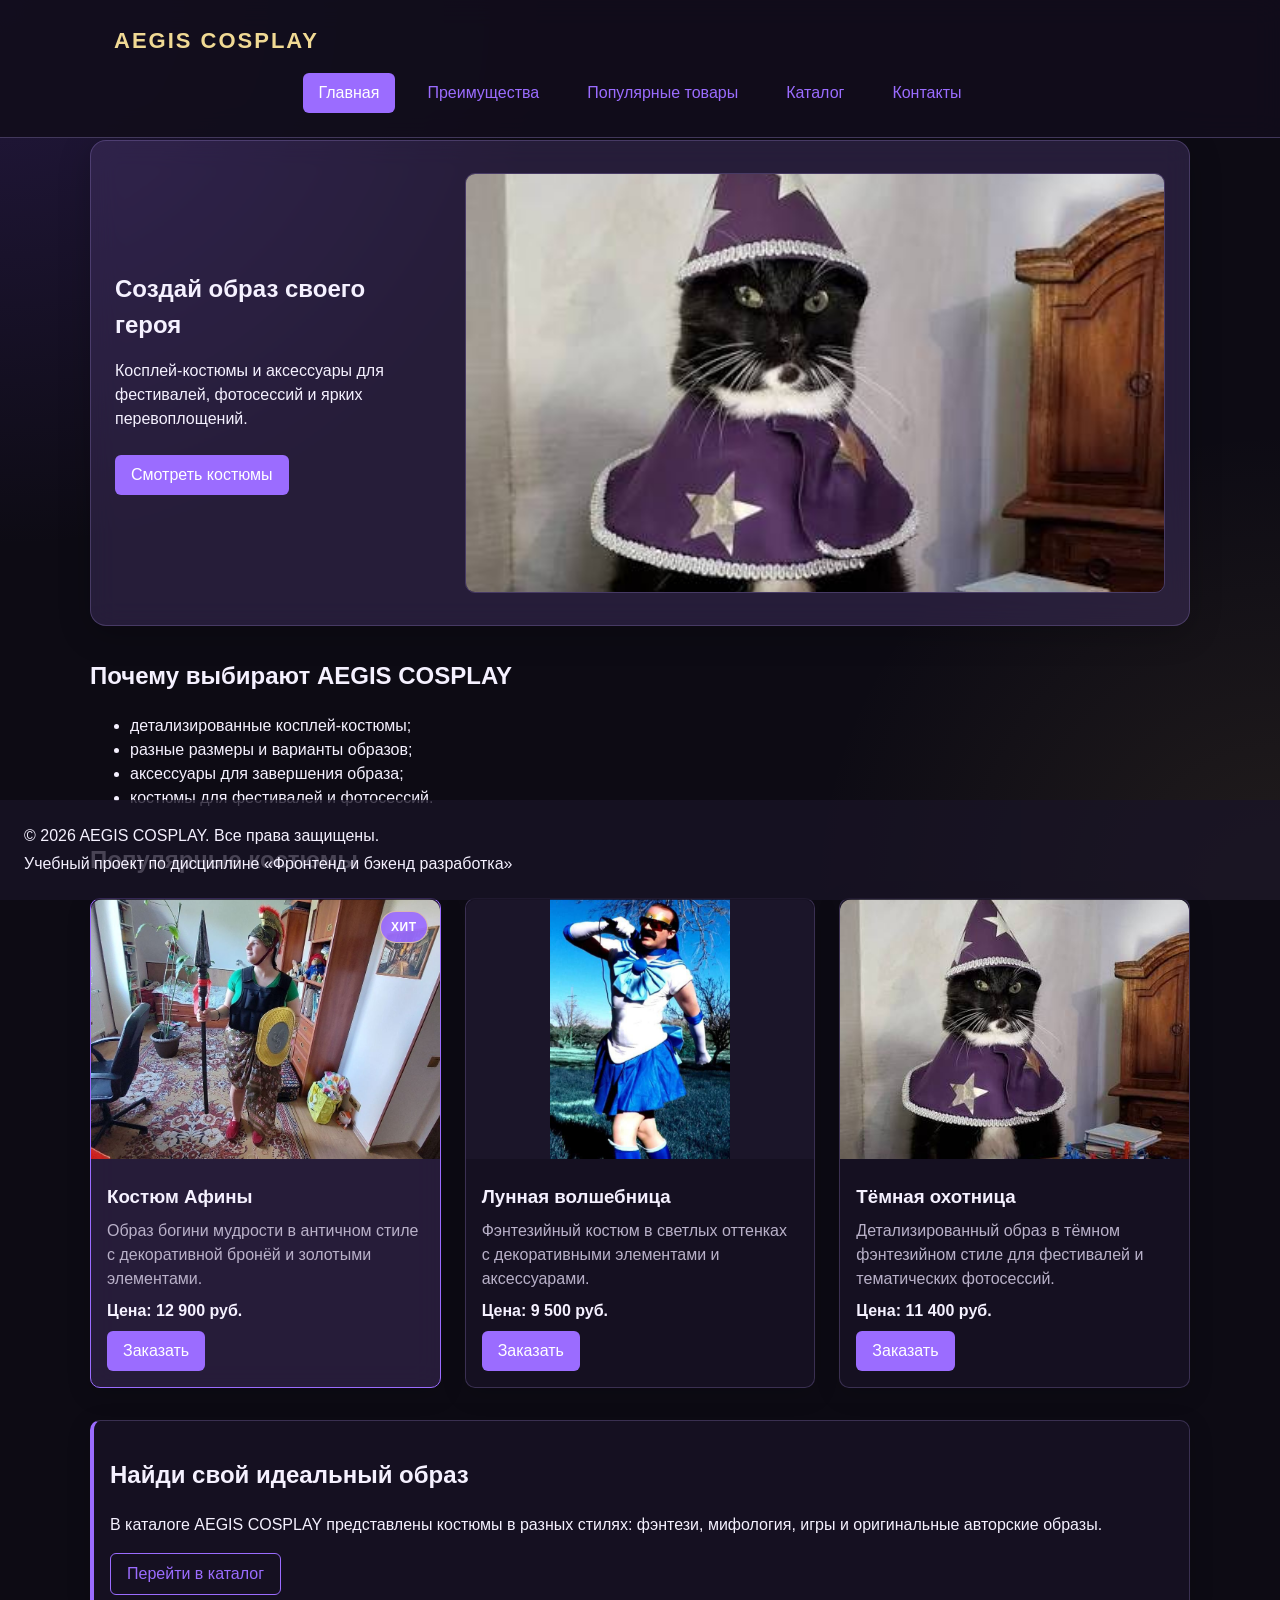
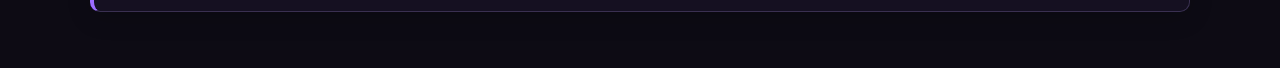
<file: index.html>
<!DOCTYPE html>
<html lang="ru">

<head>
    <!-- ---------------------- -->
    <!-- Основные настройки страницы -->

    <meta charset="UTF-8">

    <meta
            name="viewport"
            content="width=device-width, initial-scale=1.0"
    >

    <title>AEGIS COSPLAY — магазин косплей-костюмов</title>

    <meta
            name="description"
            content="AEGIS COSPLAY — учебный интернет-магазин косплей-костюмов и аксессуаров."
    >

    <!-- Подключение стилей -->
    <link rel="stylesheet" href="css/style.css">

    <!-- Подключение JavaScript -->
    <script src="js/main.js" defer></script>

    <!-- Данные для отображения ссылки -->
    <meta property="og:type" content="website">

    <meta
            property="og:title"
            content="AEGIS COSPLAY"
    >

    <meta
            property="og:description"
            content="Косплей-костюмы и аксессуары для фестивалей, фотосессий и ярких образов."
    >

    <meta
            property="og:image"
            content="images/athena.jpg"
    >
</head>


<body>


<!-- ---------------------- -->
<!-- Шапка сайта -->

<header class="site-header">

    <div class="site-header__inner">

        <!-- Логотип -->
        <a
                class="site-header__logo"
                href="index.html"
        >
            AEGIS COSPLAY
        </a>


        <!-- Основное меню -->
        <nav
                class="site-nav"
                aria-label="Основная навигация"
        >

            <ul class="site-nav__list">

                <li class="site-nav__item">

                    <a
                            class="site-nav__link site-nav__link--active"
                            href="index.html"
                    >
                        Главная
                    </a>

                </li>

                <li class="site-nav__item">

                    <!-- Якорная ссылка ведёт к преимуществам -->
                    <a
                            class="site-nav__link"
                            href="#advantages"
                    >
                        Преимущества
                    </a>

                </li>


                <li class="site-nav__item">

                    <!-- Якорная ссылка ведёт к блоку популярных товаров -->
                    <a 
                            class="site-nav__link"
                            href="#popular"
                    >
                        Популярные товары
                    </a>

                </li>


                <li class="site-nav__item">

                    <a
                            class="site-nav__link"
                            href="catalog.html"
                    >
                        Каталог
                    </a>

                </li>


                <li class="site-nav__item">

                    <a
                            class="site-nav__link"
                            href="contacts.html"
                    >
                        Контакты
                    </a>

                </li>

            </ul>

        </nav>

    </div>

</header>


<!-- ---------------------- -->
<!-- Основная часть страницы -->

<main>


    <!-- ---------------------- -->
    <!-- Главный экран -->

    <section class="hero">

        <div class="hero__content">

            <h1 class="hero__title">
                Создай образ своего героя
            </h1>

            <p class="hero__text">
                Косплей-костюмы и аксессуары для фестивалей,
                фотосессий и ярких перевоплощений.
            </p>

            <!-- Якорная ссылка ведёт к популярным товарам -->
            <a
                    class="button button--primary hero__button"
                    href="#popular"
            >
                Смотреть костюмы
            </a>

        </div>

        <div class="hero__image-wrapper">

            <img
                    class="hero__image"
                    src="images/dark-huntress.jpg"
                    alt="Косплей-образ героя"
            >

        </div>

    </section>


    <!-- ---------------------- -->
    <!-- Преимущества магазина -->

    <section
            class="section"
            id="advantages"
    >

        <h2 class="section__title">
            Почему выбирают AEGIS COSPLAY
        </h2>

        <ul class="advantages-list">

            <li>
                детализированные косплей-костюмы;
            </li>

            <li>
                разные размеры и варианты образов;
            </li>

            <li>
                аксессуары для завершения образа;
            </li>

            <li>
                костюмы для фестивалей и фотосессий.
            </li>

        </ul>

    </section>


    <!-- ---------------------- -->
    <!-- Популярные костюмы -->

    <section
            class="section"
            id="popular"
    >

        <h2 class="section__title">
            Популярные костюмы
        </h2>


        <!-- Сетка с карточками товаров -->
        <div class="products-grid">


            <!-- ---------------------- -->
            <!-- Карточка Афины -->

            <article class="product-card product-card--featured">

                <!-- Значок ХИТ расположен поверх карточки -->
                <span class="product-card__badge">
                    ХИТ
                </span>


                <!-- Фото ведёт на подробную страницу товара -->
                <a
                        class="product-card__image-link"
                        href="product.html"
                >

                    <img
                            class="product-card__image"
                            src="images/athena.jpg"
                            alt="Косплей-костюм Афины"
                    >

                </a>


                <h3 class="product-card__title">
                    Костюм Афины
                </h3>


                <p class="product-card__description">
                    Образ богини мудрости в античном стиле
                    с декоративной бронёй и золотыми элементами.
                </p>


                <p class="product-card__price">
                    Цена: 12 900 руб.
                </p>


                <!-- data-product хранит название выбранного товара -->
                <button
                        class="button button--primary product-card__button"
                        type="button"
                        data-product="Костюм Афины"
                >
                    Заказать
                </button>

            </article>


            <!-- ---------------------- -->
            <!-- Лунная волшебница -->

            <article class="product-card">

                <a
                        class="product-card__image-link"
                        href="#"
                >

                    <img
                            class="product-card__image product-card__image--moon"
                            src="images/moon-sorceress.jpg"
                            alt="Косплей-костюм Лунной волшебницы"
                    >

                </a>


                <h3 class="product-card__title">
                    Лунная волшебница
                </h3>


                <p class="product-card__description">
                    Фэнтезийный костюм в светлых оттенках
                    с декоративными элементами и аксессуарами.
                </p>


                <p class="product-card__price">
                    Цена: 9 500 руб.
                </p>


                <button
                        class="button button--primary product-card__button"
                        type="button"
                        data-product="Лунная волшебница"
                >
                    Заказать
                </button>

            </article>


            <!-- ---------------------- -->
            <!-- Тёмная охотница -->

            <article class="product-card">

                <a
                        class="product-card__image-link"
                        href="#"
                >

                    <img
                            class="product-card__image"
                            src="images/dark-huntress.jpg"
                            alt="Косплей-костюм Тёмной охотницы"
                    >

                </a>


                <h3 class="product-card__title">
                    Тёмная охотница
                </h3>


                <p class="product-card__description">
                    Детализированный образ в тёмном фэнтезийном стиле
                    для фестивалей и тематических фотосессий.
                </p>


                <p class="product-card__price">
                    Цена: 11 400 руб.
                </p>


                <button
                        class="button button--primary product-card__button"
                        type="button"
                        data-product="Тёмная охотница"
                >
                    Заказать
                </button>

            </article>

        </div>

    </section>


    <!-- ---------------------- -->
    <!-- Дополнительная информация -->

    <aside class="aside-info">

        <h2>
            Найди свой идеальный образ
        </h2>

        <p>
            В каталоге AEGIS COSPLAY представлены костюмы
            в разных стилях: фэнтези, мифология, игры
            и оригинальные авторские образы.
        </p>

        <a
                class="button button--secondary"
                href="catalog.html"
        >
            Перейти в каталог
        </a>

    </aside>

</main>


<!-- ---------------------- -->
<!-- Подвал -->

<footer
        class="site-footer"
        id="contacts"

>

    <p class="site-footer__text">
        &copy; 2026 AEGIS COSPLAY. Все права защищены.
    </p>

    <p class="site-footer__text">
        Учебный проект по дисциплине
        «Фронтенд и бэкенд разработка»
    </p>

</footer>


<!-- ---------------------- -->
<!-- Модальное окно заказа -->

<dialog
        class="order-dialog"
        id="order-dialog"
        aria-labelledby="order-dialog-title"
>

    <h2
            class="order-dialog__title"
            id="order-dialog-title"
    >
        Оформление заказа
    </h2>


    <!-- Форма заказа -->
    <form
            class="order-form"
            id="order-form"
            action="#"
            method="post"
            novalidate
    >


        <!-- Скрытое поле хранит выбранный товар -->
        <input
                class="order-form__hidden"
                id="selected-product"
                name="selected-product"
                type="hidden"
        >


        <!-- ---------------------- -->
        <!-- Имя -->

        <div class="order-form__field">

            <label
                    class="order-form__label"
                    for="order-name"
            >
                Имя
            </label>

            <input
                    class="order-form__input"
                    id="order-name"
                    name="name"
                    type="text"
                    placeholder="Введите ваше имя"
                    minlength="2"
                    autocomplete="given-name"
                    required
            >

        </div>


        <!-- ---------------------- -->
        <!-- Электронная почта -->

        <div class="order-form__field">

            <label
                    class="order-form__label"
                    for="order-email"
            >
                E-mail
            </label>

            <input
                    class="order-form__input"
                    id="order-email"
                    name="email"
                    type="email"
                    placeholder="example@mail.ru"
                    autocomplete="email"
                    required
            >

        </div>


        <!-- ---------------------- -->
        <!-- Телефон -->

        <div class="order-form__field">

            <label
                    class="order-form__label"
                    for="order-phone"
            >
                Телефон
            </label>

            <input
                    class="order-form__input"
                    id="order-phone"
                    name="phone"
                    type="tel"
                    inputmode="tel"
                    placeholder="+7 (900) 000-00-00"
                    pattern="^\+7 \(\d{3}\) \d{3}-\d{2}-\d{2}$"
                    required
            >

            <small class="order-form__hint">
                Формат: +7 (900) 000-00-00
            </small>

        </div>


        <!-- ---------------------- -->
        <!-- Дата связи -->

        <div class="order-form__field">

            <label
                    class="order-form__label"
                    for="order-date"
            >
                Дата связи
            </label>

            <input
                    class="order-form__input"
                    id="order-date"
                    name="date"
                    type="date"
            >

        </div>


        <!-- ---------------------- -->
        <!-- Тема заявки -->

        <div class="order-form__field">

            <label
                    class="order-form__label"
                    for="order-topic"
            >
                Тема заявки
            </label>

            <select
                    class="order-form__select"
                    id="order-topic"
                    name="topic"
                    required
            >

                <option value="">
                    Выберите тему
                </option>

                <option value="product">
                    Заказ костюма
                </option>

                <option value="consultation">
                    Консультация
                </option>

                <option value="delivery">
                    Доставка
                </option>

            </select>

        </div>


        <!-- ---------------------- -->
        <!-- Комментарий -->

        <div class="order-form__field">

            <label
                    class="order-form__label"
                    for="order-comment"
            >
                Комментарий
            </label>

            <textarea
                    class="order-form__textarea"
                    id="order-comment"
                    name="comment"
                    rows="4"
                    placeholder="Укажите размер костюма или дополнительную информацию"
            ></textarea>

        </div>


        <!-- ---------------------- -->
        <!-- Согласие на обработку данных -->

        <div class="order-form__field order-form__field--checkbox">

            <label
                    class="order-form__label order-form__label--checkbox"
            >

                <input
                        class="order-form__input order-form__input--checkbox"
                        id="order-agreement"
                        name="agreement"
                        type="checkbox"
                        required
                >

                Я согласен на обработку данных

            </label>

        </div>


        <!-- ---------------------- -->
        <!-- Кнопки формы -->

        <div class="order-form__actions">

            <button
                    class="button button--secondary"
                    type="button"
                    id="close-order-dialog"
            >
                Закрыть
            </button>


            <button
                    class="button button--primary"
                    type="submit"
            >
                Отправить заказ
            </button>

        </div>

    </form>


    <!-- Сообщение появляется после успешной отправки -->
    <p
            class="success-message"
            id="success-message"
            hidden
    >
        Заказ успешно оформлен!
    </p>

</dialog>


</body>

</html>
</file>
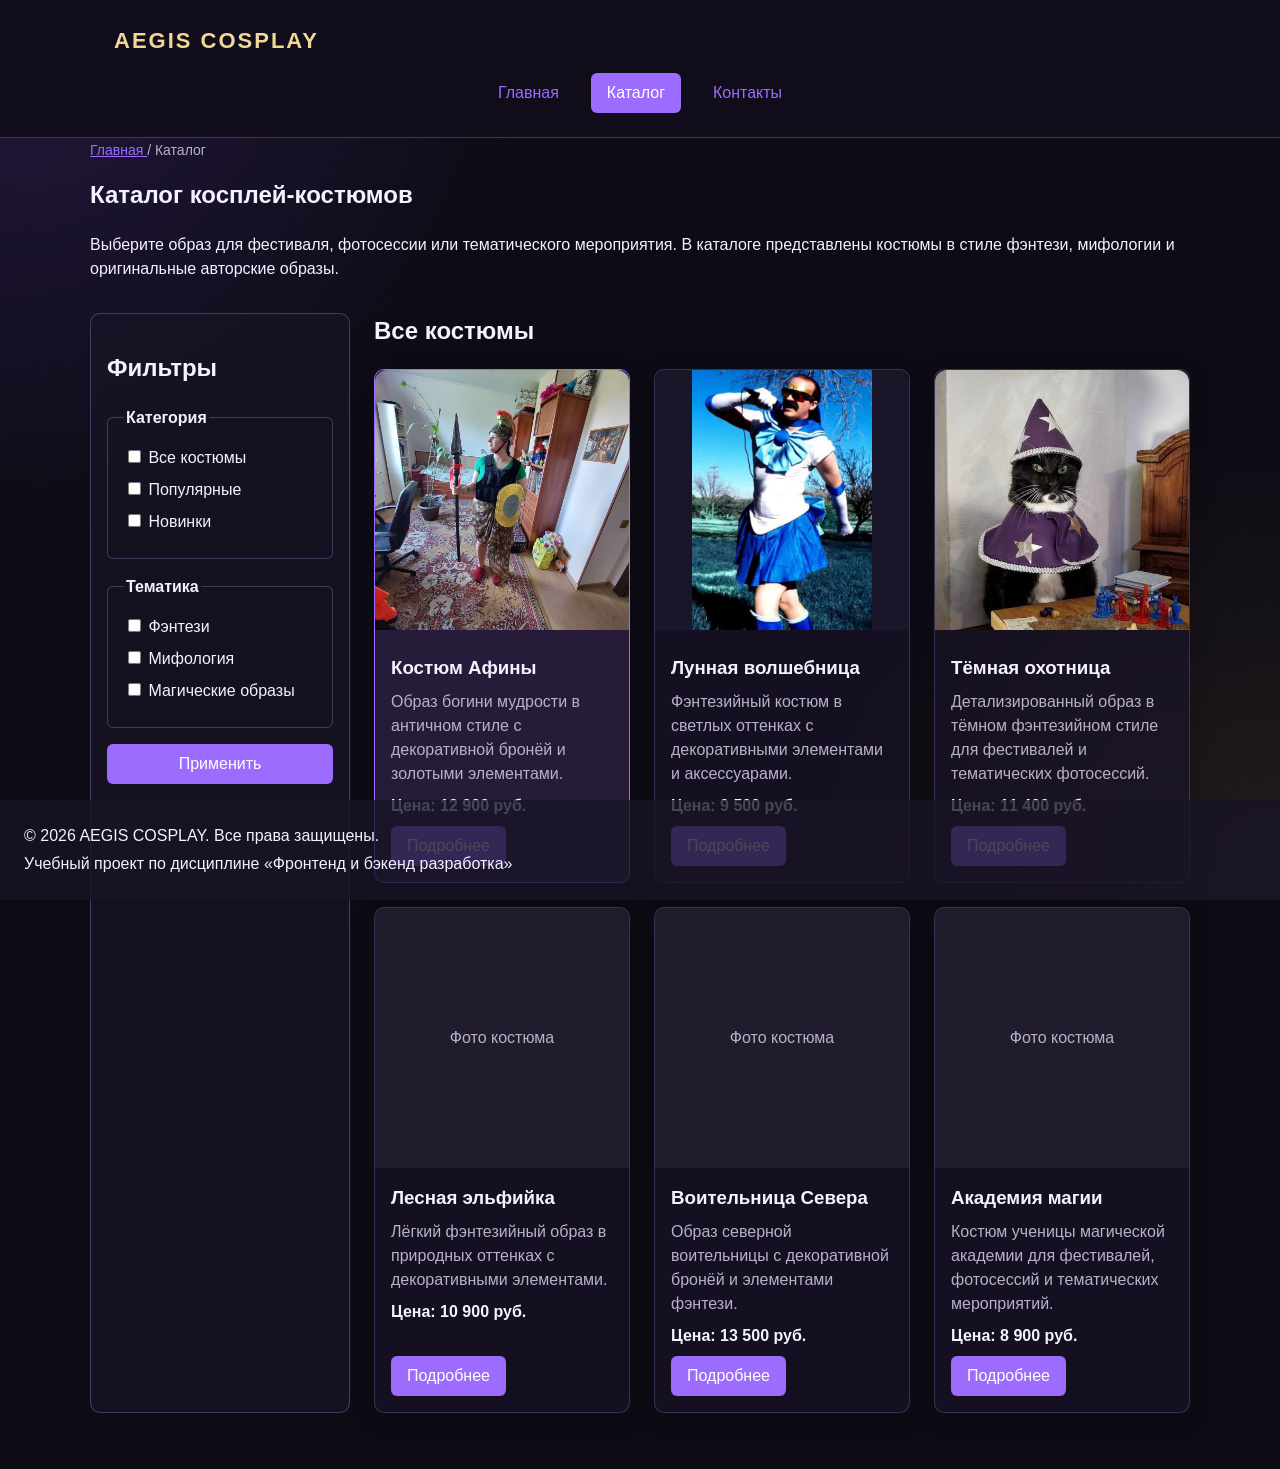
<file: catalog.html>
<!DOCTYPE html>
<html lang="ru">

<head>
    <meta charset="UTF-8">

    <meta
            name="viewport"
            content="width=device-width, initial-scale=1.0"
    >

    <meta
            name="description"
            content="Каталог косплей-костюмов и аксессуаров AEGIS COSPLAY."
    >

    <title>Каталог костюмов — AEGIS COSPLAY</title>

    <!-- Подключаем общий файл стилей -->
    <link rel="stylesheet" href="css/style.css">

    <!-- Данные для отображения ссылки на сайт -->
    <meta property="og:type" content="website">

    <meta
            property="og:title"
            content="Каталог — AEGIS COSPLAY"
    >

    <meta
            property="og:description"
            content="Косплей-костюмы для фестивалей, фотосессий и ярких перевоплощений."
    >

    <meta
            property="og:image"
            content="images/athena.jpg"
    >
</head>


<body>


<!-- Шапка сайта -->
<header class="site-header">

    <div class="site-header__inner">

        <!-- Логотип возвращает пользователя на главную -->
        <a
                class="site-header__logo"
                href="index.html"
        >
            AEGIS COSPLAY
        </a>


        <!-- Основная навигация сайта -->
        <nav
                class="site-nav"
                aria-label="Основная навигация"
        >

            <ul class="site-nav__list">

                <li class="site-nav__item">

                    <a
                            class="site-nav__link"
                            href="index.html"
                    >
                        Главная
                    </a>

                </li>


                <li class="site-nav__item">

                    <!-- Активная ссылка показывает текущую страницу -->
                    <a
                            class="site-nav__link site-nav__link--active"
                            href="catalog.html"
                    >
                        Каталог
                    </a>

                </li>


                <li class="site-nav__item">

                    <a
                            class="site-nav__link"
                            href="contacts.html"
                    >
                        Контакты
                    </a>

                </li>

            </ul>

        </nav>

    </div>

</header>


<main>


    <!-- Хлебные крошки показывают путь до текущей страницы -->
    <nav
            class="breadcrumbs"
            aria-label="Хлебные крошки"
    >

        <a
                class="breadcrumbs__link"
                href="index.html"
        >
            Главная
        </a>

        <span class="breadcrumbs__current">
            Каталог
        </span>

    </nav>


    <!-- Заголовок и описание каталога -->
    <section class="section">

        <h1 class="section__title">
            Каталог косплей-костюмов
        </h1>

        <p>
            Выберите образ для фестиваля, фотосессии
            или тематического мероприятия. В каталоге
            представлены костюмы в стиле фэнтези,
            мифологии и оригинальные авторские образы.
        </p>

    </section>


    <!-- Основная область каталога -->
    <section class="catalog-layout">


        <!-- Панель фильтров -->
        <aside class="catalog-filters">

            <h2>
                Фильтры
            </h2>


            <!-- Фильтры статические и показывают элементы интерфейса -->
            <form
                    class="catalog-filters__form"
                    action="#"
                    method="get"
            >


                <!-- Первая группа фильтров -->
                <fieldset class="catalog-filters__group">

                    <legend class="catalog-filters__legend">
                        Категория
                    </legend>


                    <label class="catalog-filters__label">

                        <input
                                type="checkbox"
                                name="category"
                                value="all"
                        >

                        Все костюмы

                    </label>


                    <label class="catalog-filters__label">

                        <input
                                type="checkbox"
                                name="category"
                                value="popular"
                        >

                        Популярные

                    </label>


                    <label class="catalog-filters__label">

                        <input
                                type="checkbox"
                                name="category"
                                value="new"
                        >

                        Новинки

                    </label>

                </fieldset>


                <!-- Вторая группа фильтров по тематике -->
                <fieldset class="catalog-filters__group">

                    <legend class="catalog-filters__legend">
                        Тематика
                    </legend>


                    <label class="catalog-filters__label">

                        <input
                                type="checkbox"
                                name="style"
                                value="fantasy"
                        >

                        Фэнтези

                    </label>


                    <label class="catalog-filters__label">

                        <input
                                type="checkbox"
                                name="style"
                                value="mythology"
                        >

                        Мифология

                    </label>


                    <label class="catalog-filters__label">

                        <input
                                type="checkbox"
                                name="style"
                                value="magic"
                        >

                        Магические образы

                    </label>

                </fieldset>


                <!-- Кнопка отправляет выбранные параметры формы -->
                <button
                        class="button button--primary"
                        type="submit"
                >
                    Применить
                </button>

            </form>

        </aside>


        <!-- Список товаров -->
        <section class="catalog-layout__products">

            <h2 class="section__title">
                Все костюмы
            </h2>


            <!-- Сетка карточек товаров -->
            <div class="products-grid">


                <!-- Карточка Афины -->
                <article class="product-card product-card--featured">

                    <!-- Фото открывает подробную страницу товара -->
                    <a
                            class="product-card__image-link"
                            href="product.html"
                    >

                        <img
                                class="product-card__image"
                                src="images/athena.jpg"
                                alt="Косплей-костюм Афины"
                        >

                    </a>


                    <h3 class="product-card__title">
                        Костюм Афины
                    </h3>


                    <p class="product-card__description">
                        Образ богини мудрости в античном стиле
                        с декоративной бронёй и золотыми элементами.
                    </p>


                    <p class="product-card__price">
                        Цена: 12 900 руб.
                    </p>


                    <!-- У Афины есть отдельная страница товара -->
                    <a
                            class="button button--primary product-card__button"
                            href="product.html"
                    >
                        Подробнее
                    </a>

                </article>


                <!-- Карточка Лунной волшебницы -->
                <article class="product-card">

                    <!-- Для этого товара пока нет отдельной страницы -->
                    <div class="product-card__image-link">

                        <img
                                class="product-card__image product-card__image--moon"
                                src="images/moon-sorceress.jpg"
                                alt="Косплей-костюм Лунной волшебницы"
                        >

                    </div>


                    <h3 class="product-card__title">
                        Лунная волшебница
                    </h3>


                    <p class="product-card__description">
                        Фэнтезийный костюм в светлых оттенках
                        с декоративными элементами и аксессуарами.
                    </p>


                    <p class="product-card__price">
                        Цена: 9 500 руб.
                    </p>


                    <a
                            class="button button--primary product-card__button"
                            href="#"
                    >
                        Подробнее
                    </a>

                </article>


                <!-- Карточка Тёмной охотницы -->
                <article class="product-card">

                    <!-- Здесь нет модификатора discount,
                         поэтому карточка не подсвечивается красным -->
                    <div class="product-card__image-link">

                        <img
                                class="product-card__image"
                                src="images/dark-huntress.jpg"
                                alt="Косплей-костюм Тёмной охотницы"
                        >

                    </div>


                    <h3 class="product-card__title">
                        Тёмная охотница
                    </h3>


                    <p class="product-card__description">
                        Детализированный образ в тёмном фэнтезийном стиле
                        для фестивалей и тематических фотосессий.
                    </p>


                    <p class="product-card__price">
                        Цена: 11 400 руб.
                    </p>


                    <a
                            class="button button--primary product-card__button"
                            href="#"
                    >
                        Подробнее
                    </a>

                </article>


                <!-- Карточка Лесной эльфийки -->
                <article class="product-card">

                    <!-- Заглушка используется, пока фото не добавлено -->
                    <div class="product-card__image-placeholder">
                        Фото костюма
                    </div>


                    <h3 class="product-card__title">
                        Лесная эльфийка
                    </h3>


                    <p class="product-card__description">
                        Лёгкий фэнтезийный образ в природных оттенках
                        с декоративными элементами.
                    </p>


                    <p class="product-card__price">
                        Цена: 10 900 руб.
                    </p>


                    <a
                            class="button button--primary product-card__button"
                            href="#"
                    >
                        Подробнее
                    </a>

                </article>


                <!-- Карточка Воительницы Севера -->
                <article class="product-card">

                    <div class="product-card__image-placeholder">
                        Фото костюма
                    </div>


                    <h3 class="product-card__title">
                        Воительница Севера
                    </h3>


                    <p class="product-card__description">
                        Образ северной воительницы с декоративной бронёй
                        и элементами фэнтези.
                    </p>


                    <p class="product-card__price">
                        Цена: 13 500 руб.
                    </p>


                    <a
                            class="button button--primary product-card__button"
                            href="#"
                    >
                        Подробнее
                    </a>

                </article>


                <!-- Карточка Академии магии -->
                <article class="product-card">

                    <div class="product-card__image-placeholder">
                        Фото костюма
                    </div>


                    <h3 class="product-card__title">
                        Академия магии
                    </h3>


                    <p class="product-card__description">
                        Костюм ученицы магической академии
                        для фестивалей, фотосессий и тематических мероприятий.
                    </p>


                    <p class="product-card__price">
                        Цена: 8 900 руб.
                    </p>


                    <a
                            class="button button--primary product-card__button"
                            href="#"
                    >
                        Подробнее
                    </a>

                </article>

            </div>

        </section>

    </section>

</main>


<!-- Подвал сайта -->
<footer class="site-footer">

    <p class="site-footer__text">
        &copy; 2026 AEGIS COSPLAY. Все права защищены.
    </p>

    <p class="site-footer__text">
        Учебный проект по дисциплине
        «Фронтенд и бэкенд разработка»
    </p>

</footer>


</body>

</html>
</file>
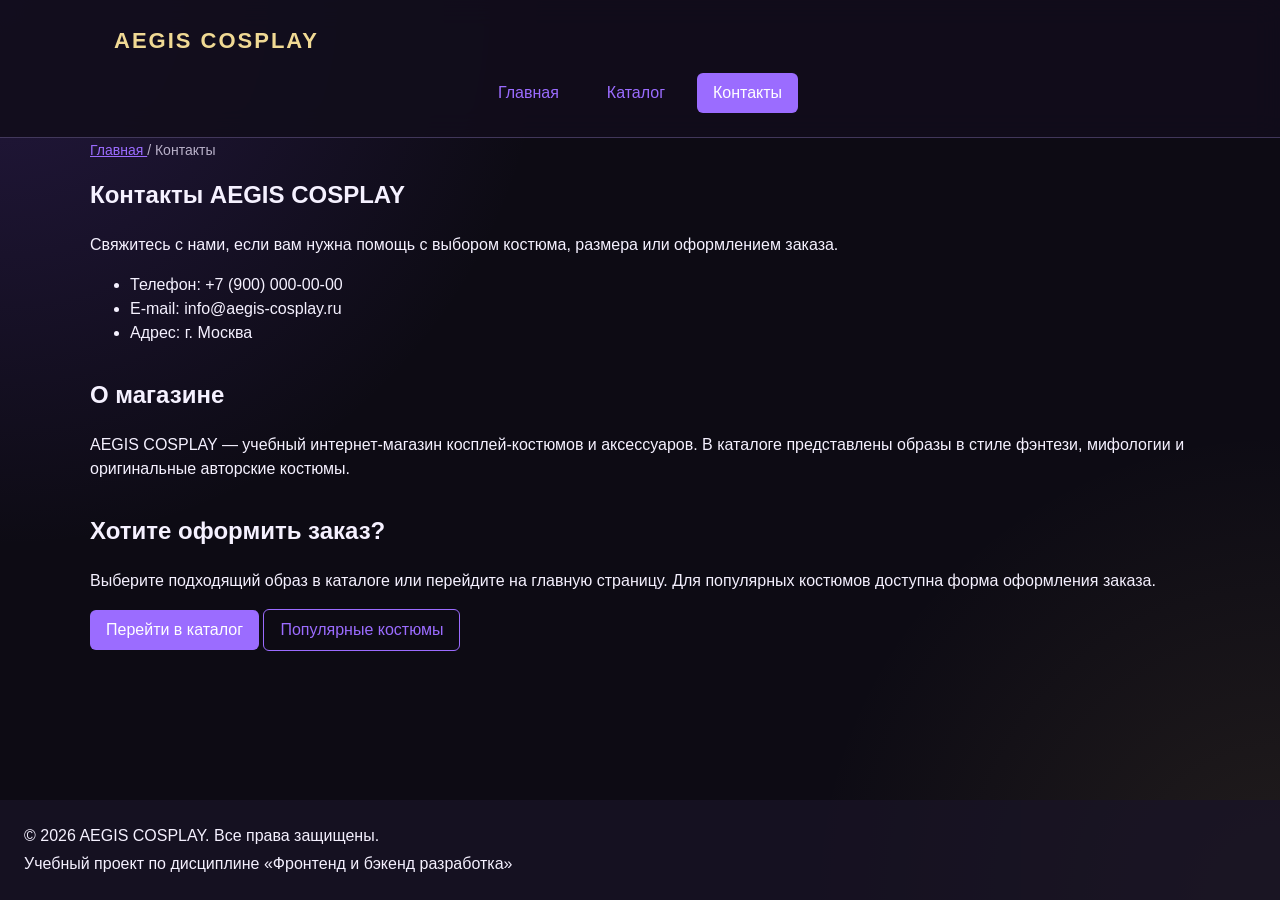
<file: contacts.html>
<!DOCTYPE html>
<html lang="ru">
<head>
    <meta charset="UTF-8">
    <meta name="viewport" content="width=device-width, initial-scale=1.0">

    <meta
            name="description"
            content="Контактная информация интернет-магазина косплей-костюмов AEGIS COSPLAY."
    >

    <title>Контакты — AEGIS COSPLAY</title>

    <link rel="stylesheet" href="css/style.css">

    <meta property="og:type" content="website">
    <meta property="og:title" content="AEGIS COSPLAY">
    <meta
            property="og:description"
            content="Косплей-костюмы и аксессуары для фестивалей, фотосессий и ярких образов."
    >
    <meta
            property="og:image"
            content="https://username.github.io/kr1-html-css-shop/images/preview.jpg"
    >
</head>

<body>

<header class="site-header">
    <div class="site-header__inner">

        <a class="site-header__logo" href="index.html">
            AEGIS COSPLAY
        </a>

        <nav class="site-nav" aria-label="Основная навигация">
            <ul class="site-nav__list">

                <li class="site-nav__item">
                    <a
                            class="site-nav__link"
                            href="index.html"
                    >
                        Главная
                    </a>
                </li>

                <li class="site-nav__item">
                    <a
                            class="site-nav__link"
                            href="catalog.html"
                    >
                        Каталог
                    </a>
                </li>

                <li class="site-nav__item">
                    <a
                            class="site-nav__link site-nav__link--active"
                            href="contacts.html"
                    >
                        Контакты
                    </a>
                </li>

            </ul>
        </nav>

    </div>
</header>


<main>

    <!-- Хлебные крошки -->
    <nav class="breadcrumbs" aria-label="Хлебные крошки">

        <a
                class="breadcrumbs__link"
                href="index.html"
        >
            Главная
        </a>

        <span class="breadcrumbs__current">
            Контакты
        </span>

    </nav>


    <!-- Контактная информация -->
    <section class="section">

        <h1 class="section__title">
            Контакты AEGIS COSPLAY
        </h1>

        <p>
            Свяжитесь с нами, если вам нужна помощь
            с выбором костюма, размера или оформлением заказа.
        </p>

        <ul>
            <li>
                Телефон: +7 (900) 000-00-00
            </li>

            <li>
                E-mail: info@aegis-cosplay.ru
            </li>

            <li>
                Адрес: г. Москва
            </li>
        </ul>

    </section>


    <!-- Информация о магазине -->
    <section class="section">

        <h2 class="section__title">
            О магазине
        </h2>

        <p>
            AEGIS COSPLAY — учебный интернет-магазин
            косплей-костюмов и аксессуаров.
            В каталоге представлены образы в стиле фэнтези,
            мифологии и оригинальные авторские костюмы.
        </p>

    </section>


    <!-- Обратная связь -->
    <section class="section" id="feedback">

        <h2 class="section__title">
            Хотите оформить заказ?
        </h2>

        <p>
            Выберите подходящий образ в каталоге или перейдите
            на главную страницу. Для популярных костюмов
            доступна форма оформления заказа.
        </p>

        <a
                class="button button--primary"
                href="catalog.html"
        >
            Перейти в каталог
        </a>

        <a
                class="button button--secondary"
                href="index.html#popular"
        >
            Популярные костюмы
        </a>

    </section>

</main>


<!-- Подвал -->
<footer class="site-footer">

    <p class="site-footer__text">
        &copy; 2026 AEGIS COSPLAY. Все права защищены.
    </p>

    <p class="site-footer__text">
        Учебный проект по дисциплине
        «Фронтенд и бэкенд разработка»
    </p>

</footer>

</body>
</html>
</file>
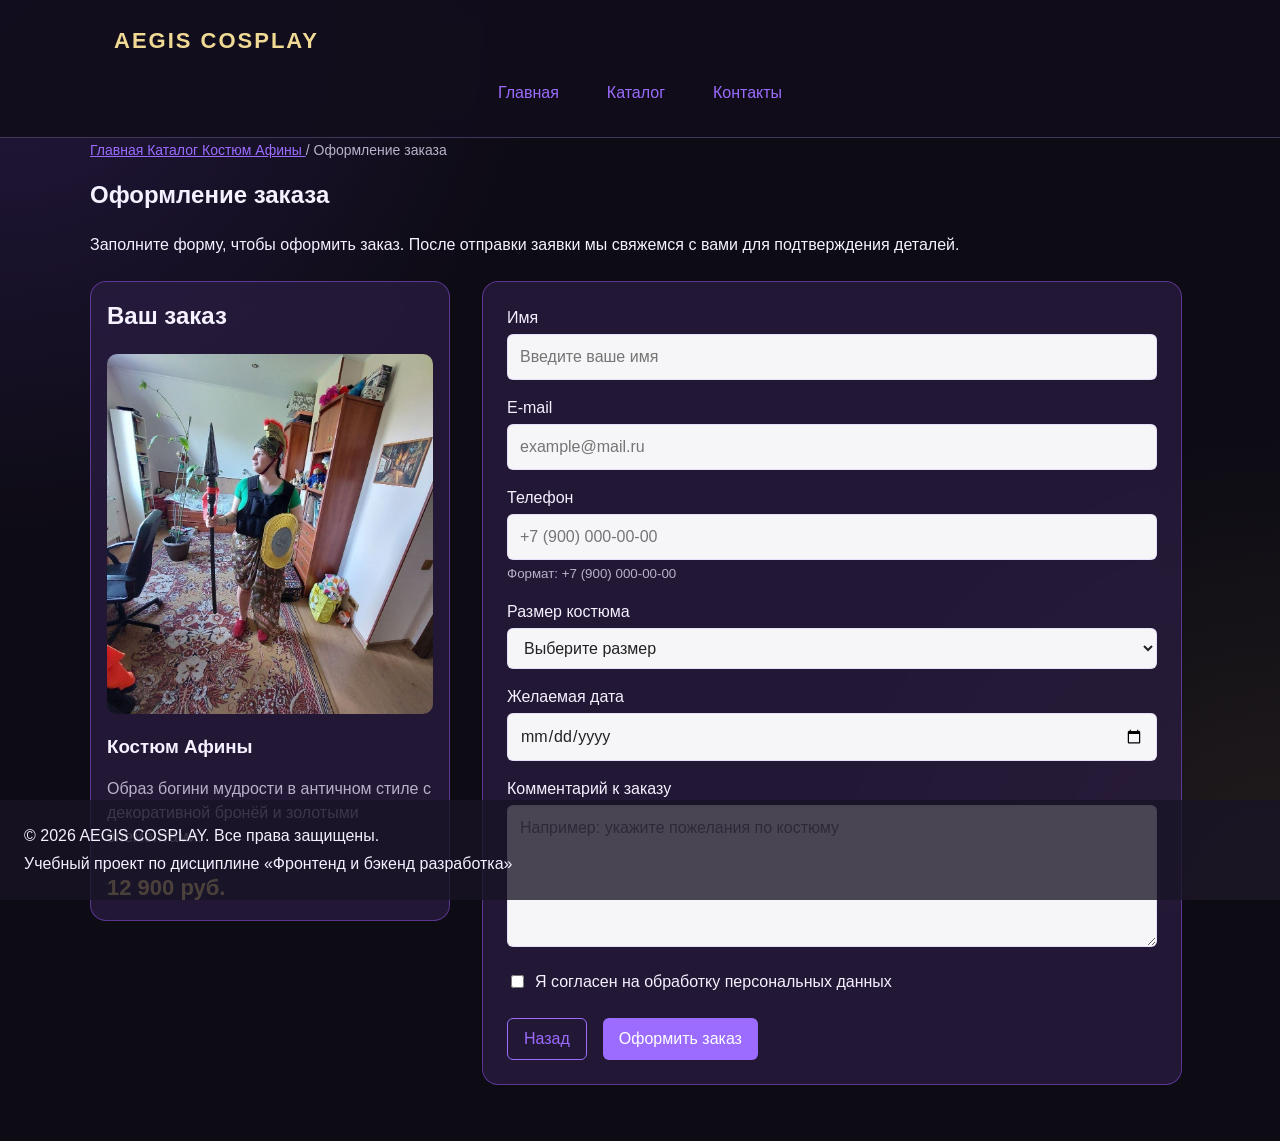
<file: order.html>
<!DOCTYPE html>
<html lang="ru">

<head>
    <meta charset="UTF-8">

    <meta
            name="viewport"
            content="width=device-width, initial-scale=1.0"
    >

    <meta
            name="description"
            content="Оформление заказа в интернет-магазине косплей-костюмов AEGIS COSPLAY."
    >

    <title>Оформление заказа — AEGIS COSPLAY</title>

    <!-- Подключаем общий файл стилей -->
    <link rel="stylesheet" href="css/style.css">

    <!-- Подключаем JavaScript для обработки формы -->
    <script src="js/main.js" defer></script>
</head>


<body>


<!-- Шапка сайта -->
<header class="site-header">

    <div class="site-header__inner">

        <!-- Логотип ведёт на главную страницу -->
        <a
                class="site-header__logo"
                href="index.html"
        >
            AEGIS COSPLAY
        </a>


        <!-- Основное меню сайта -->
        <nav
                class="site-nav"
                aria-label="Основная навигация"
        >

            <ul class="site-nav__list">

                <li class="site-nav__item">

                    <a
                            class="site-nav__link"
                            href="index.html"
                    >
                        Главная
                    </a>

                </li>


                <li class="site-nav__item">

                    <a
                            class="site-nav__link"
                            href="catalog.html"
                    >
                        Каталог
                    </a>

                </li>


                <li class="site-nav__item">

                    <a
                            class="site-nav__link"
                            href="contacts.html"
                    >
                        Контакты
                    </a>

                </li>

            </ul>

        </nav>

    </div>

</header>


<main>


    <!-- Хлебные крошки показывают путь до страницы заказа -->
    <nav
            class="breadcrumbs"
            aria-label="Хлебные крошки"
    >

        <a
                class="breadcrumbs__link"
                href="index.html"
        >
            Главная
        </a>


        <a
                class="breadcrumbs__link"
                href="catalog.html"
        >
            Каталог
        </a>


        <a
                class="breadcrumbs__link"
                href="product.html"
        >
            Костюм Афины
        </a>


        <span class="breadcrumbs__current">
            Оформление заказа
        </span>

    </nav>


    <!-- Основная секция оформления заказа -->
    <section class="section order-page">

        <h1 class="section__title">
            Оформление заказа
        </h1>


        <p>
            Заполните форму, чтобы оформить заказ.
            После отправки заявки мы свяжемся с вами
            для подтверждения деталей.
        </p>


        <!-- Две колонки: информация о товаре и форма -->
        <div class="order-page__layout">


            <!-- Информация о выбранном товаре -->
            <aside class="order-summary">

                <h2 class="order-summary__title">
                    Ваш заказ
                </h2>


                <img
                        class="order-summary__image"
                        src="images/athena.jpg"
                        alt="Костюм Афины"
                >


                <h3>
                    Костюм Афины
                </h3>


                <p>
                    Образ богини мудрости в античном стиле
                    с декоративной бронёй и золотыми элементами.
                </p>


                <p class="order-summary__price">
                    12 900 руб.
                </p>

            </aside>


            <!-- Форма оформления заказа -->
            <form
                    class="order-form order-page__form"
                    id="order-page-form"
                    action="#"
                    method="post"
            >


                <!-- Имя покупателя -->
                <div class="order-form__field">

                    <label
                            class="order-form__label"
                            for="customer-name"
                    >
                        Имя
                    </label>


                    <input
                            class="order-form__input"
                            id="customer-name"
                            name="name"
                            type="text"
                            placeholder="Введите ваше имя"
                            minlength="2"
                            autocomplete="name"
                            required
                    >

                </div>


                <!-- Электронная почта -->
                <div class="order-form__field">

                    <label
                            class="order-form__label"
                            for="customer-email"
                    >
                        E-mail
                    </label>


                    <!-- type="email" проверяет формат почты -->
                    <input
                            class="order-form__input"
                            id="customer-email"
                            name="email"
                            type="email"
                            placeholder="example@mail.ru"
                            autocomplete="email"
                            required
                    >

                </div>


                <!-- Телефон покупателя -->
                <div class="order-form__field">

                    <label
                            class="order-form__label"
                            for="customer-phone"
                    >
                        Телефон
                    </label>


                    <!-- pattern задаёт нужный формат номера -->
                    <input
                            class="order-form__input"
                            id="customer-phone"
                            name="phone"
                            type="tel"
                            inputmode="tel"
                            placeholder="+7 (900) 000-00-00"
                            pattern="^\+7 \(\d{3}\) \d{3}-\d{2}-\d{2}$"
                            autocomplete="tel"
                            required
                    >


                    <small class="order-form__hint">
                        Формат: +7 (900) 000-00-00
                    </small>

                </div>


                <!-- Выбор размера костюма -->
                <div class="order-form__field">

                    <label
                            class="order-form__label"
                            for="costume-size"
                    >
                        Размер костюма
                    </label>


                    <select
                            class="order-form__select"
                            id="costume-size"
                            name="size"
                            required
                    >

                        <option value="">
                            Выберите размер
                        </option>

                        <option value="XS">
                            XS
                        </option>

                        <option value="S">
                            S
                        </option>

                        <option value="M">
                            M
                        </option>

                        <option value="L">
                            L
                        </option>

                        <option value="XL">
                            XL
                        </option>

                    </select>

                </div>


                <!-- Желаемая дата -->
                <div class="order-form__field">

                    <label
                            class="order-form__label"
                            for="order-date"
                    >
                        Желаемая дата
                    </label>


                    <input
                            class="order-form__input"
                            id="order-date"
                            name="date"
                            type="date"
                    >

                </div>


                <!-- Комментарий к заказу -->
                <div class="order-form__field">

                    <label
                            class="order-form__label"
                            for="order-comment"
                    >
                        Комментарий к заказу
                    </label>


                    <textarea
                            class="order-form__textarea"
                            id="order-comment"
                            name="comment"
                            rows="5"
                            placeholder="Например: укажите пожелания по костюму"
                    ></textarea>

                </div>


                <!-- Согласие на обработку персональных данных -->
                <div class="order-form__field order-form__field--checkbox">

                    <label
                            class="order-form__label order-form__label--checkbox"
                    >

                        <input
                                class="order-form__input order-form__input--checkbox"
                                id="order-agreement"
                                name="agreement"
                                type="checkbox"
                                required
                        >

                        Я согласен на обработку персональных данных

                    </label>

                </div>


                <!-- Кнопки формы -->
                <div class="order-form__actions">

                    <!-- Возвращает пользователя на страницу товара -->
                    <a
                            class="button button--secondary"
                            href="product.html"
                    >
                        Назад
                    </a>


                    <!-- Отправляет форму и запускает обработчик JavaScript -->
                    <button
                            class="button button--primary"
                            type="submit"
                    >
                        Оформить заказ
                    </button>

                </div>

            </form>

        </div>


        <!-- Сообщение появляется после успешной отправки -->
        <p
                class="success-message"
                id="order-success-message"
                hidden
        >
            Заказ успешно оформлен! Мы свяжемся с вами для подтверждения.
        </p>

    </section>

</main>


<!-- Подвал сайта -->
<footer class="site-footer">

    <p class="site-footer__text">
        &copy; 2026 AEGIS COSPLAY. Все права защищены.
    </p>

    <p class="site-footer__text">
        Учебный проект по дисциплине
        «Фронтенд и бэкенд разработка»
    </p>

</footer>


</body>

</html>
</file>
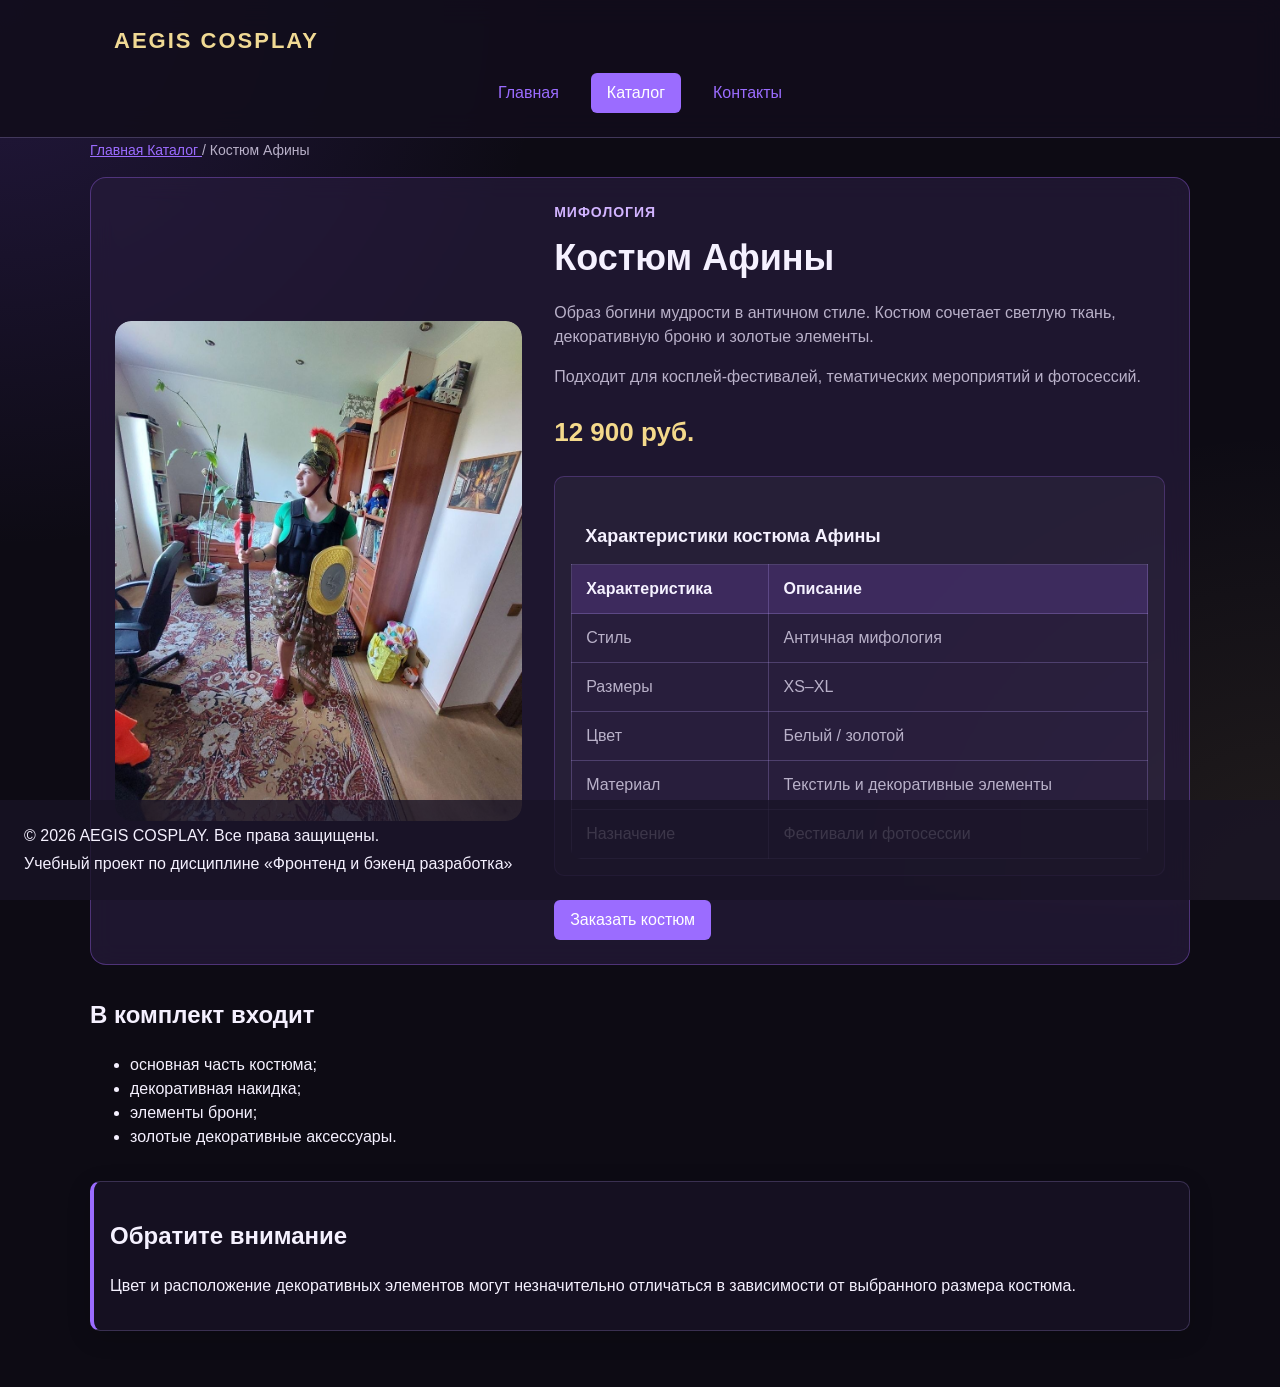
<file: product.html>
<!DOCTYPE html>
<html lang="ru">

<head>
    <meta charset="UTF-8">

    <meta
            name="viewport"
            content="width=device-width, initial-scale=1.0"
    >

    <meta
            name="description"
            content="Косплей-костюм Афины в античном стиле — AEGIS COSPLAY."
    >

    <title>Костюм Афины — AEGIS COSPLAY</title>

    <!-- Подключаем общий файл стилей -->
    <link rel="stylesheet" href="css/style.css">

    <!-- Данные для отображения ссылки -->
    <meta property="og:type" content="website">

    <meta
            property="og:title"
            content="Костюм Афины — AEGIS COSPLAY"
    >

    <meta
            property="og:description"
            content="Косплей-костюм богини Афины с декоративной бронёй и золотыми элементами."
    >

    <meta
            property="og:image"
            content="images/athena.jpg"
    >
</head>


<body>


<!-- Шапка сайта -->
<header class="site-header">

    <div class="site-header__inner">

        <!-- Логотип ведёт на главную страницу -->
        <a
                class="site-header__logo"
                href="index.html"
        >
            AEGIS COSPLAY
        </a>


        <!-- Основное меню сайта -->
        <nav
                class="site-nav"
                aria-label="Основная навигация"
        >

            <ul class="site-nav__list">

                <li class="site-nav__item">

                    <a
                            class="site-nav__link"
                            href="index.html"
                    >
                        Главная
                    </a>

                </li>


                <li class="site-nav__item">

                    <!-- Каталог отмечен как активная страница -->
                    <a
                            class="site-nav__link site-nav__link--active"
                            href="catalog.html"
                    >
                        Каталог
                    </a>

                </li>


                <li class="site-nav__item">

                    <a
                            class="site-nav__link"
                            href="contacts.html"
                    >
                        Контакты
                    </a>

                </li>

            </ul>

        </nav>

    </div>

</header>


<main>


    <!-- Хлебные крошки показывают путь до товара -->
    <nav
            class="breadcrumbs"
            aria-label="Хлебные крошки"
    >

        <a
                class="breadcrumbs__link"
                href="index.html"
        >
            Главная
        </a>


        <a
                class="breadcrumbs__link"
                href="catalog.html"
        >
            Каталог
        </a>


        <span class="breadcrumbs__current">
            Костюм Афины
        </span>

    </nav>


    <!-- Основная информация о товаре -->
    <section class="product">


        <!-- Фото костюма -->
        <div class="product__image-wrapper">

            <img
                    class="product__image"
                    src="images/athena.jpg"
                    alt="Косплей-костюм Афины"
            >

        </div>


        <!-- Описание товара -->
        <div class="product__content">

            <p class="product__category">
                Мифология
            </p>


            <h1 class="product__title">
                Костюм Афины
            </h1>


            <p class="product__description">
                Образ богини мудрости в античном стиле.
                Костюм сочетает светлую ткань,
                декоративную броню и золотые элементы.
            </p>


            <p class="product__description">
                Подходит для косплей-фестивалей,
                тематических мероприятий и фотосессий.
            </p>


            <!-- Цена товара -->
            <p class="product__price">
                12 900 руб.
            </p>


            <!-- Таблица характеристик товара -->
            <div class="product__details">

                <table class="product-table">


                    <!-- Название таблицы -->
                    <caption class="product-table__caption">
                        Характеристики костюма Афины
                    </caption>


                    <!-- Заголовок таблицы -->
                    <thead>

                    <tr>
                        <th>Характеристика</th>
                        <th>Описание</th>
                    </tr>

                    </thead>


                    <!-- Основные данные таблицы -->
                    <tbody>

                    <tr>
                        <td>Стиль</td>
                        <td>Античная мифология</td>
                    </tr>


                    <tr>
                        <td>Размеры</td>
                        <td>XS–XL</td>
                    </tr>


                    <tr>
                        <td>Цвет</td>
                        <td>Белый / золотой</td>
                    </tr>


                    <tr>
                        <td>Материал</td>
                        <td>
                            Текстиль и декоративные элементы
                        </td>
                    </tr>


                    <tr>
                        <td>Назначение</td>
                        <td>
                            Фестивали и фотосессии
                        </td>
                    </tr>

                    </tbody>

                </table>

            </div>


            <!-- Кнопка ведёт на отдельную страницу заказа -->
            <a
                    class="button button--primary"
                    href="order.html?product=athena"
            >
                Заказать костюм
            </a>

        </div>

    </section>


    <!-- Комплектация товара -->
    <section class="section">

        <h2 class="section__title">
            В комплект входит
        </h2>


        <ul>

            <li>
                основная часть костюма;
            </li>

            <li>
                декоративная накидка;
            </li>

            <li>
                элементы брони;
            </li>

            <li>
                золотые декоративные аксессуары.
            </li>

        </ul>

    </section>


    <!-- Дополнительная информация -->
    <aside class="aside-info">

        <h2>
            Обратите внимание
        </h2>


        <p>
            Цвет и расположение декоративных элементов
            могут незначительно отличаться в зависимости
            от выбранного размера костюма.
        </p>

    </aside>

</main>


<!-- Подвал сайта -->
<footer class="site-footer">

    <p class="site-footer__text">
        &copy; 2026 AEGIS COSPLAY. Все права защищены.
    </p>


    <p class="site-footer__text">
        Учебный проект по дисциплине
        «Фронтенд и бэкенд разработка»
    </p>

</footer>


</body>

</html>
</file>
<file: css/style.css>
/* Переменные проекта */
:root {
    /* Основные цвета */
    --color-bg: #0d0b14;
    --color-text: #f5f1ff;
    --color-muted: #b9b1c9;

    --color-primary: #9b6cff;
    --color-primary-dark: #7447d8;

    --color-border: rgba(190, 165, 255, 0.28);

    --color-surface: rgba(25, 20, 38, 0.78);
    --color-surface-accent: rgba(48, 35, 75, 0.72);

    --color-danger: #ff6b81;
    --color-success: #67d391;
    --color-success-bg: rgba(40, 120, 70, 0.18);

    --color-white: #ffffff;

    --color-gold: #d8b96a;
    --color-gold-light: #f0d994;

    /* Отступы */
    --space-xs: 4px;
    --space-sm: 8px;
    --space-md: 16px;
    --space-lg: 24px;
    --space-xl: 32px;

    /* Скругления */
    --radius-sm: 6px;
    --radius-md: 10px;
    --radius-lg: 16px;

    /* Максимальная ширина контента */
    --container-width: 1100px;

    /* Цвета полупрозрачных блоков */
    --color-glass: rgba(28, 22, 43, 0.58);
    --color-glass-light: rgba(75, 55, 110, 0.42);
    --color-glass-border: rgba(190, 165, 255, 0.22);

    --glass-blur: 14px;
}


/* Базовые стили */
* {
    box-sizing: border-box;
}

html {
    scroll-behavior: smooth;
}

body {
    margin: 0;
    min-height: 100vh;

    font-family: Arial, sans-serif;
    line-height: 1.5;

    color: var(--color-text);

    background:
            radial-gradient(
                    circle at top left,
                    rgba(116, 71, 216, 0.22),
                    transparent 35%
            ),
            radial-gradient(
                    circle at bottom right,
                    rgba(216, 185, 106, 0.10),
                    transparent 30%
            ),
            var(--color-bg);

    background-attachment: fixed;
}

main {
    padding: 140px var(--space-lg) var(--space-lg);
}


/* Выделение элемента при переходе по якорной ссылке */
:target {
    outline: 2px dashed var(--color-primary);
    outline-offset: 4px;
}


/* Обычные ссылки */
a {
    color: var(--color-primary);
}

a:hover {
    color: var(--color-primary-dark);
}

a:focus-visible {
    outline: 2px solid var(--color-primary);
    outline-offset: 3px;
}


/* Шапка сайта */
.site-header {
    position: fixed;
    top: 0;
    left: 0;
    width: 100%;

    z-index: 1000;

    background-color: rgba(18, 14, 28, 0.92);
    border-bottom: 1px solid var(--color-border);

    backdrop-filter: blur(14px);
}


#advantages,
#popular {
    scroll-margin-top: 140px;
}

.site-header__inner {
    max-width: var(--container-width);
    margin: 0 auto;
    padding: var(--space-lg);
}

.site-header__logo {
    font-size: 22px;
    font-weight: 700;
    letter-spacing: 2px;

    color: var(--color-gold-light);
    text-decoration: none;
}


/* Основная навигация */
.site-nav__list {
    display: flex;
    flex-wrap: wrap;
    justify-content: center;
    align-items: center;

    gap: var(--space-md);

    padding: 0;
    margin: var(--space-md) 0 0;

    list-style: none;
}

.site-nav__item {
    margin: 0;
}

.site-nav__link {
    display: inline-block;

    padding: var(--space-sm) var(--space-md);

    color: var(--color-primary);
    text-decoration: none;

    border-radius: var(--radius-sm);
}

.site-nav__link:hover {
    color: var(--color-white);
    background-color: var(--color-primary);
}

.site-nav__link:focus-visible {
    outline: 2px solid var(--color-primary);
    outline-offset: 3px;
}

.site-nav__link--active {
    color: var(--color-white);
    background-color: var(--color-primary);
}


/* Главный экран */
.hero {
    display: flex;
    align-items: center;
    justify-content: space-between;
    gap: var(--space-xl);

    max-width: var(--container-width);
    margin: 0 auto var(--space-xl);
    padding: var(--space-xl) var(--space-lg);

    background: var(--color-glass-light);
    border: 1px solid var(--color-glass-border);
    border-radius: var(--radius-lg);

    backdrop-filter: blur(var(--glass-blur));
    -webkit-backdrop-filter: blur(var(--glass-blur));

    box-shadow: 0 8px 32px rgba(0, 0, 0, 0.22);
}

.hero__content {
    flex: 1 1 420px;
}

.hero__title {
    margin: 0 0 var(--space-md);
}

.hero__text {
    margin: 0 0 var(--space-lg);
    max-width: 520px;
}

.hero__button {
    display: inline-flex;
}

.hero__image-wrapper {
    flex: 0 0 700px;
    max-width: 700px;
    width: 100%;
}

.hero__image {
    display: block;
    width: 100%;
    height: 100%;
    max-height: 420px;
    object-fit: cover;
    border-radius: var(--radius-md);
    border: 1px solid var(--color-glass-border);
}


/* Общие секции */
.section {
    max-width: var(--container-width);
    margin: 0 auto var(--space-xl);
}

.section__title {
    margin-top: 0;
}


/* Карточка товара */
.product-card {
    position: relative;

    display: flex;
    flex-direction: column;

    gap: var(--space-sm);

    padding: var(--space-md);

    background: var(--color-glass);

    border: 1px solid var(--color-glass-border);
    border-radius: var(--radius-md);

    backdrop-filter: blur(var(--glass-blur));
    -webkit-backdrop-filter: blur(var(--glass-blur));

    box-shadow: 0 6px 24px rgba(0, 0, 0, 0.16);

    transition:
            transform 0.2s ease,
            border-color 0.2s ease,
            background-color 0.2s ease;
}

.product-card:hover {
    transform: translateY(-4px);

    border-color: var(--color-primary);

    background: rgba(50, 38, 72, 0.68);
}


/* Выделенная карточка Афины */
.product-card--featured {
    border-color: var(--color-primary);
    background: rgba(55, 39, 82, 0.62);
}

.product-card__title {
    margin: 0;
    color: var(--color-text);
}

.product-card__description {
    margin: 0;
    color: var(--color-muted);
}

.product-card__price {
    margin: 0;
    font-weight: 700;
}

.product-card__button {
    margin-top: auto;
    align-self: flex-start;
}


/* Изображения карточек */
.product-card__image-link {
    display: block;
    overflow: hidden;

    margin:
            calc(var(--space-md) * -1)
            calc(var(--space-md) * -1)
            var(--space-md);
}

.product-card__image {
    display: block;

    width: 100%;
    height: 260px;

    object-fit: cover;

    border-radius: 12px 12px 0 0;
}


/* Для вертикальной фотографии Лунной волшебницы */
.product-card__image--moon {
    object-fit: contain;
    object-position: center;

    background: rgba(28, 22, 43, 0.95);
}


/* Заглушка вместо фотографии */
.product-card__image-placeholder {
    display: flex;
    align-items: center;
    justify-content: center;

    height: 260px;

    margin:
            calc(var(--space-md) * -1)
            calc(var(--space-md) * -1)
            var(--space-sm);

    border-radius:
            var(--radius-md)
            var(--radius-md)
            0
            0;

    color: var(--color-muted);

    background: rgba(255, 255, 255, 0.05);
}


/* Значок ХИТ */
.product-card__badge {
    position: absolute;

    top: 12px;
    right: 12px;

    z-index: 2;

    padding: 6px 10px;

    background: rgba(155, 108, 255, 0.92);

    border: 1px solid rgba(240, 217, 148, 0.7);
    border-radius: 20px;

    color: var(--color-white);

    font-size: 12px;
    font-weight: 700;
    letter-spacing: 0.05em;
}


/* Сетка товаров */
.products-grid {
    display: grid;

    grid-template-columns: repeat(3, 1fr);

    gap: var(--space-lg);
}


/* Кнопки */
.button {
    display: inline-block;

    padding: var(--space-sm) var(--space-md);

    border: none;
    border-radius: var(--radius-sm);

    font: inherit;
    text-decoration: none;

    cursor: pointer;
}

.button--primary {
    color: var(--color-white);
    background-color: var(--color-primary);
}

.button--primary:hover {
    color: var(--color-white);
    background-color: var(--color-primary-dark);
}

.button--secondary {
    color: var(--color-primary);

    background-color: transparent;

    border: 1px solid var(--color-primary);
}

.button--secondary:hover {
    color: var(--color-white);
    background-color: var(--color-primary);
}

.button:focus-visible {
    outline: 2px solid var(--color-primary);
    outline-offset: 3px;
}

.button:disabled,
.button--disabled {
    opacity: 0.6;
    cursor: not-allowed;
}


/* Дополнительный информационный блок */
.aside-info {
    max-width: var(--container-width);

    margin: 0 auto var(--space-xl);
    padding: var(--space-md);

    border: 1px solid var(--color-glass-border);
    border-left: 4px solid var(--color-primary);
    border-radius: var(--radius-md);

    background: var(--color-glass);

    backdrop-filter: blur(var(--glass-blur));
    -webkit-backdrop-filter: blur(var(--glass-blur));

    box-shadow: 0 6px 24px rgba(0, 0, 0, 0.16);
}


/* Модальное окно заказа */
.order-dialog {
    width: min(100% - 32px, 560px);

    padding: var(--space-lg);

    color: var(--color-text);

    background: rgba(24, 18, 36, 0.88);

    border: 1px solid var(--color-glass-border);
    border-radius: var(--radius-lg);

    backdrop-filter: blur(18px);
    -webkit-backdrop-filter: blur(18px);

    box-shadow: 0 20px 60px rgba(0, 0, 0, 0.45);
}


/* Затемнение страницы под модальным окном */
.order-dialog::backdrop {
    background-color: rgba(0, 0, 0, 0.5);
}

.order-dialog__title {
    margin-top: 0;
}


/* Поля формы */
.order-form__field {
    margin-bottom: var(--space-md);
}

.order-form__label {
    display: block;
    margin-bottom: var(--space-xs);
}

.order-form__input,
.order-form__select,
.order-form__textarea {
    width: 100%;

    padding: 10px 12px;

    border: 1px solid var(--color-border);
    border-radius: var(--radius-sm);

    font: inherit;
}

.order-form__input--checkbox {
    width: auto;
}

.order-form__hint {
    display: block;

    margin-top: var(--space-xs);

    color: var(--color-muted);
}


/* Состояние поля при наведении */
.order-form__input:hover,
.order-form__select:hover,
.order-form__textarea:hover {
    border-color: var(--color-primary);
}


/* Состояние поля при работе с клавиатуры */
.order-form__input:focus-visible,
.order-form__select:focus-visible,
.order-form__textarea:focus-visible {
    outline: 2px solid var(--color-primary);
    outline-offset: 3px;
}

.order-form__label--checkbox {
    display: flex;
    align-items: center;

    gap: var(--space-sm);
}

.order-form__actions {
    display: flex;

    gap: var(--space-md);

    margin-top: var(--space-lg);
}


/* Поля с ошибкой */
[aria-invalid="true"] {
    border-color: var(--color-danger);
}


/* Сообщение после успешного заказа */
.success-message {
    max-width: var(--container-width);

    margin: var(--space-lg) auto;
    padding: var(--space-md);

    border-left: 4px solid var(--color-success);

    background-color: var(--color-success-bg);
}


/* Хлебные крошки */
.breadcrumbs {
    max-width: var(--container-width);

    margin: 0 auto var(--space-md);

    font-size: 14px;

    color: var(--color-muted);
}

.breadcrumbs__link {
    color: var(--color-primary);
}

.breadcrumbs__current::before {
    content: " / ";
    color: var(--color-muted);
}


/* Основная область каталога */
.catalog-layout {
    max-width: var(--container-width);

    margin: 0 auto var(--space-xl);

    display: grid;

    grid-template-columns: 260px 1fr;
    grid-template-areas: "filters products";

    gap: var(--space-lg);
}


/* Панель фильтров */
.catalog-filters {
    grid-area: filters;

    padding: var(--space-md);

    border: 1px solid var(--color-border);
    border-radius: var(--radius-md);

    background-color: var(--color-surface);
}


/* Область с товарами */
.catalog-layout__products {
    grid-area: products;
}


/* Форма фильтров */
.catalog-filters__form {
    display: grid;
    gap: var(--space-md);
}

.catalog-filters__group {
    margin: 0;

    padding: var(--space-md);

    border: 1px solid var(--color-border);
    border-radius: var(--radius-sm);
}

.catalog-filters__legend {
    font-weight: 700;
}

.catalog-filters__label {
    display: block;
    margin-bottom: var(--space-sm);
}

.catalog-filters__input {
    width: 100%;

    padding: 8px 10px;

    border: 1px solid var(--color-border);
    border-radius: var(--radius-sm);

    font: inherit;
}

.catalog-filters__input:hover {
    border-color: var(--color-primary);
}

.catalog-filters__input:focus-visible {
    outline: 2px solid var(--color-primary);
    outline-offset: 3px;
}


/* Страница товара */
.product {
    max-width: var(--container-width);

    margin: 0 auto var(--space-xl);
    padding: var(--space-lg);

    display: grid;

    grid-template-columns:
            minmax(280px, 0.8fr)
            1.2fr;

    gap: var(--space-xl);

    align-items: center;

    background-color: rgba(38, 27, 59, 0.72);

    border: 1px solid rgba(167, 108, 255, 0.35);
    border-radius: var(--radius-lg);

    backdrop-filter: blur(12px);
}


/* Контейнер фотографии товара */
.product__image-wrapper {
    min-height: 420px;

    overflow: hidden;

    border-radius: var(--radius-lg);
}


/* Фотография товара */
.product__image {
    display: block;

    width: 100%;
    height: 500px;

    object-fit: cover;
    object-position: center;

    border-radius: var(--radius-lg);
}


/* Заглушка изображения товара */
.product__image-placeholder {
    min-height: 420px;

    display: flex;
    align-items: center;
    justify-content: center;

    padding: var(--space-lg);

    color: var(--color-muted);
    text-align: center;

    background-color: rgba(255, 255, 255, 0.04);

    border: 1px dashed rgba(167, 108, 255, 0.55);
    border-radius: var(--radius-lg);
}


/* Текстовая часть товара */
.product__content {
    display: flex;
    flex-direction: column;
    align-items: flex-start;
}

.product__category {
    margin: 0 0 var(--space-sm);

    color: #d2b4ff;

    font-size: 14px;
    font-weight: 700;

    text-transform: uppercase;
    letter-spacing: 1px;
}

.product__title {
    margin: 0 0 var(--space-md);

    font-size: 36px;
}

.product__description {
    margin: 0 0 var(--space-md);

    color: var(--color-muted);
}

.product__price {
    margin: var(--space-sm) 0 var(--space-lg);

    color: #f4d98b;

    font-size: 26px;
    font-weight: 700;
}

.product__details {
    width: 100%;

    margin-bottom: var(--space-lg);
    padding: var(--space-md);

    background-color: rgba(255, 255, 255, 0.04);

    border: 1px solid rgba(167, 108, 255, 0.25);
    border-radius: var(--radius-md);
}


/* Таблица характеристик товара */
.product-table {
    width: 100%;

    border-collapse: collapse;

    margin-top: var(--space-md);

    background: rgba(43, 30, 67, 0.55);

    border-radius: var(--radius-md);

    overflow: hidden;
}


/* Название таблицы */
.product-table__caption {
    padding: 14px;

    text-align: left;

    font-size: 18px;
    font-weight: 700;

    color: var(--color-text);
}


/* Ячейки таблицы */
.product-table th,
.product-table td {
    padding: 12px 14px;

    border: 1px solid rgba(190, 165, 255, 0.25);

    text-align: left;
    vertical-align: top;
}


/* Заголовок таблицы */
.product-table th {
    background: rgba(117, 76, 180, 0.28);

    color: var(--color-text);

    font-weight: 700;
}

.product-table td {
    color: var(--color-muted);
}


/* Строка таблицы при наведении */
.product-table tbody tr:hover {
    background: rgba(155, 108, 255, 0.08);
}


/* Страница оформления заказа */
.order-page {
    max-width: var(--container-width);

    margin: 0 auto var(--space-xl);
}


/* Две колонки страницы заказа */
.order-page__layout {
    display: grid;

    grid-template-columns: 360px 1fr;

    gap: var(--space-xl);

    align-items: start;

    margin-top: var(--space-lg);
}


/* Карточка выбранного товара */
.order-summary {
    padding: var(--space-md);

    background: rgba(43, 30, 67, 0.72);

    border: 1px solid rgba(157, 92, 255, 0.45);
    border-radius: var(--radius-lg);

    backdrop-filter: blur(12px);
}

.order-summary__title {
    margin-top: 0;
}


/* Фото товара на странице заказа */
.order-summary__image {
    display: block;

    width: 100%;
    height: 360px;

    object-fit: cover;

    border-radius: var(--radius-md);
}

.order-summary h3 {
    margin-bottom: var(--space-sm);
}

.order-summary p {
    color: var(--color-muted);
}

.order-summary__price {
    margin-bottom: 0;

    color: #ffe28a !important;

    font-size: 22px;
    font-weight: 700;
}


/* Форма на отдельной странице заказа */
.order-page__form {
    max-width: 700px;

    padding: var(--space-lg);

    background: rgba(43, 30, 67, 0.72);

    border: 1px solid rgba(157, 92, 255, 0.45);
    border-radius: var(--radius-lg);

    backdrop-filter: blur(12px);
}


/* Белый фон полей на странице заказа */
.order-page__form .order-form__input,
.order-page__form .order-form__select,
.order-page__form .order-form__textarea {
    color: #222222;

    background-color: rgba(255, 255, 255, 0.96);
}

.order-page__form .order-form__textarea {
    resize: vertical;

    min-height: 120px;
}


/* Подвал сайта */
.site-footer {
    position: fixed;
    bottom: 0;
    left: 0;
    width: 100%;

    padding: var(--space-lg);

    background-color: var(--color-surface);
    z-index: 100;
}

.site-footer__text {
    margin: 0 0 var(--space-xs);
}

.site-footer__text:last-child {
    margin-bottom: 0;
}


/* Планшеты */
@media (max-width: 900px) {

    .products-grid {
        grid-template-columns: repeat(2, 1fr);
    }

    .catalog-layout {
        grid-template-columns: 1fr;

        grid-template-areas:
                "filters"
                "products";
    }

}


/* Страница заказа на небольшом экране */
@media (max-width: 800px) {

    .order-page__layout {
        grid-template-columns: 1fr;
    }

    .order-summary__image {
        height: 420px;
    }

}


/* Страница товара на небольшом экране */
@media (max-width: 768px) {

    .product {
        grid-template-columns: 1fr;
    }

    .product__image-wrapper,
    .product__image-placeholder {
        min-height: 280px;
    }

    .product__title {
        font-size: 28px;
    }

    .product__price {
        font-size: 22px;
    }

}


/* Мобильные устройства */
@media (max-width: 600px) {

    main {
        padding: var(--space-md);
    }

    .site-header__inner {
        padding: var(--space-md);
    }

    .site-nav__list {
        gap: var(--space-sm);
    }

    .products-grid {
        grid-template-columns: 1fr;
    }

    .hero {
        flex-direction: column;
        align-items: flex-start;

        padding:
                var(--space-lg)
                var(--space-md);
    }

    .hero__content {
        width: 100%;
    }

    .hero__image-wrapper {
        flex: none;
        width: 100%;
        max-width: 100%;
    }

    .hero__image {
        max-height: 320px;
    }

    .order-form__actions {
        flex-direction: column;
    }

    .order-form__actions .button {
        width: 100%;
    }

    .site-footer {
        padding: var(--space-md);
    }

}


/* Маленькие экраны страницы заказа */
@media (max-width: 500px) {

    .order-summary__image {
        height: 320px;
    }

    .order-page__form {
        padding: var(--space-md);
    }

    .order-form__actions .button {
        text-align: center;
    }

}


/* Уменьшаем анимацию, если пользователь отключил её в системе */
@media (prefers-reduced-motion: reduce) {

    html {
        scroll-behavior: auto;
    }

}
</file>
